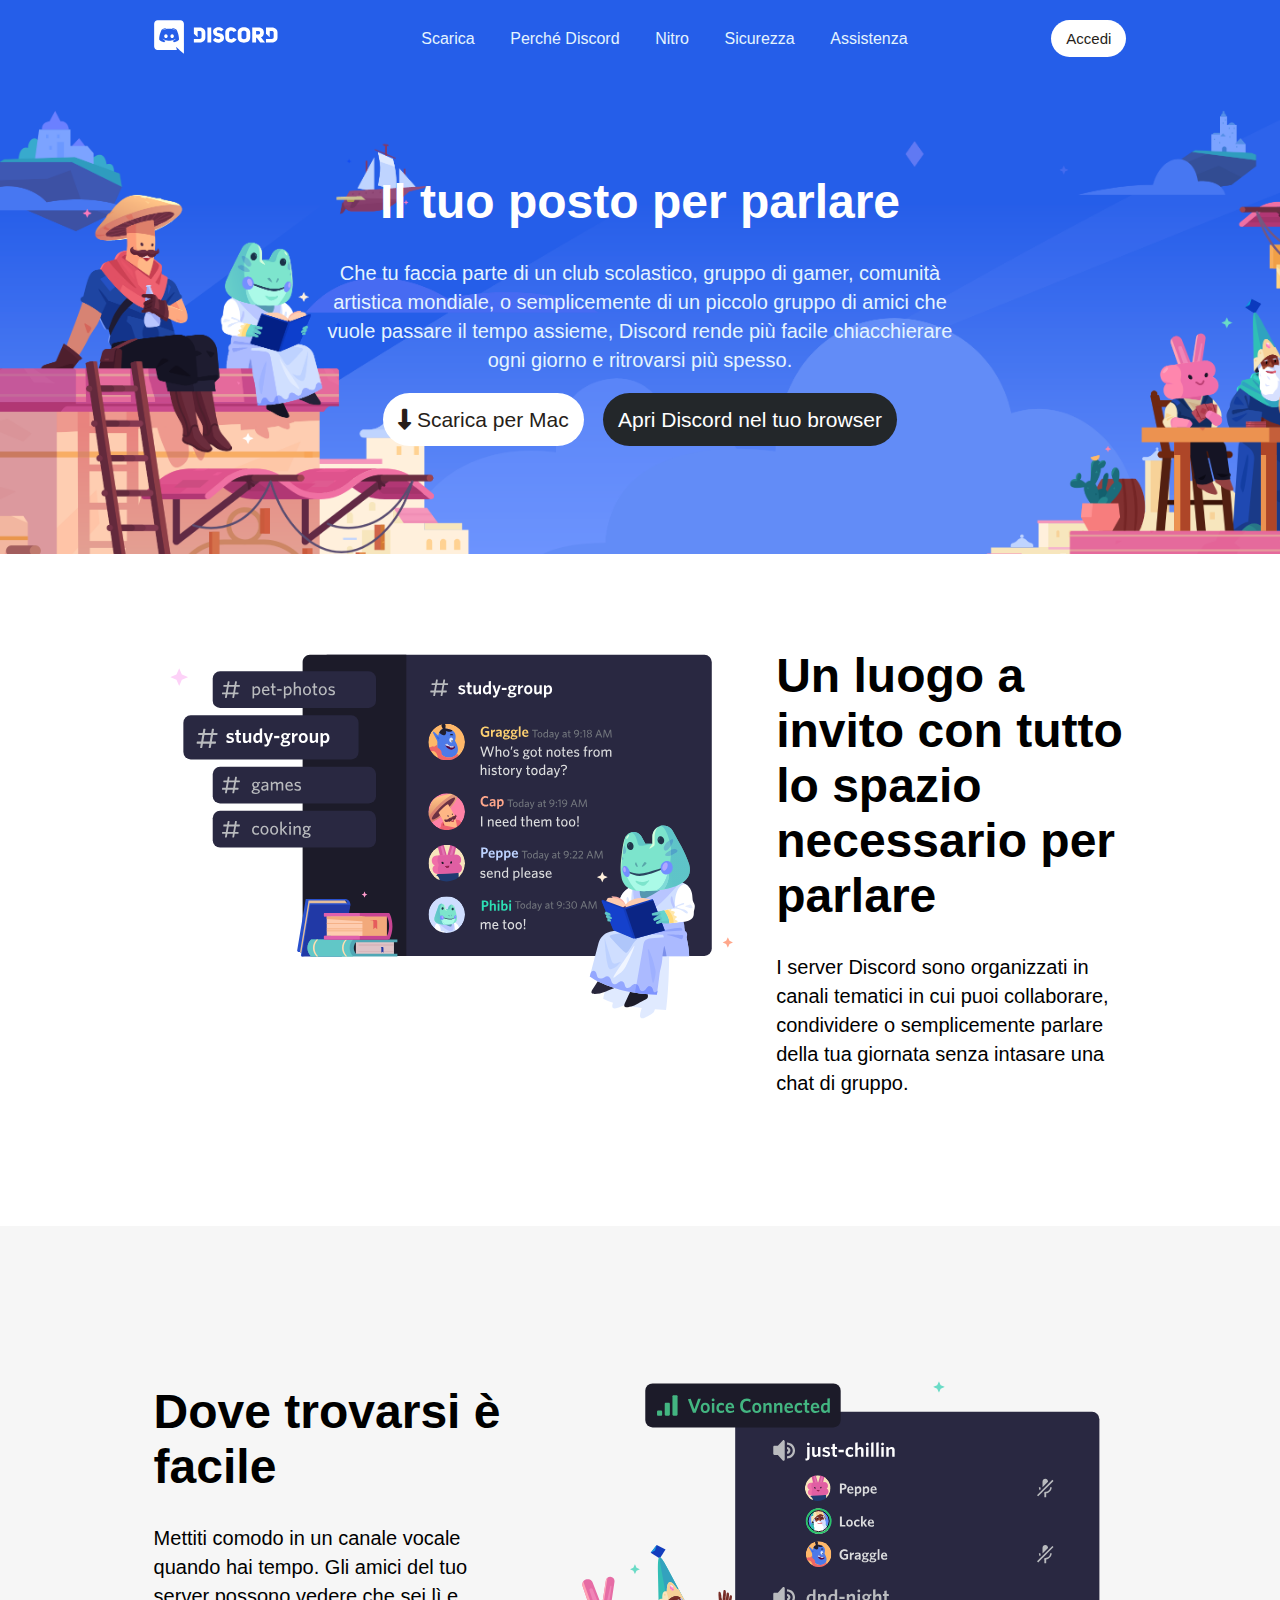
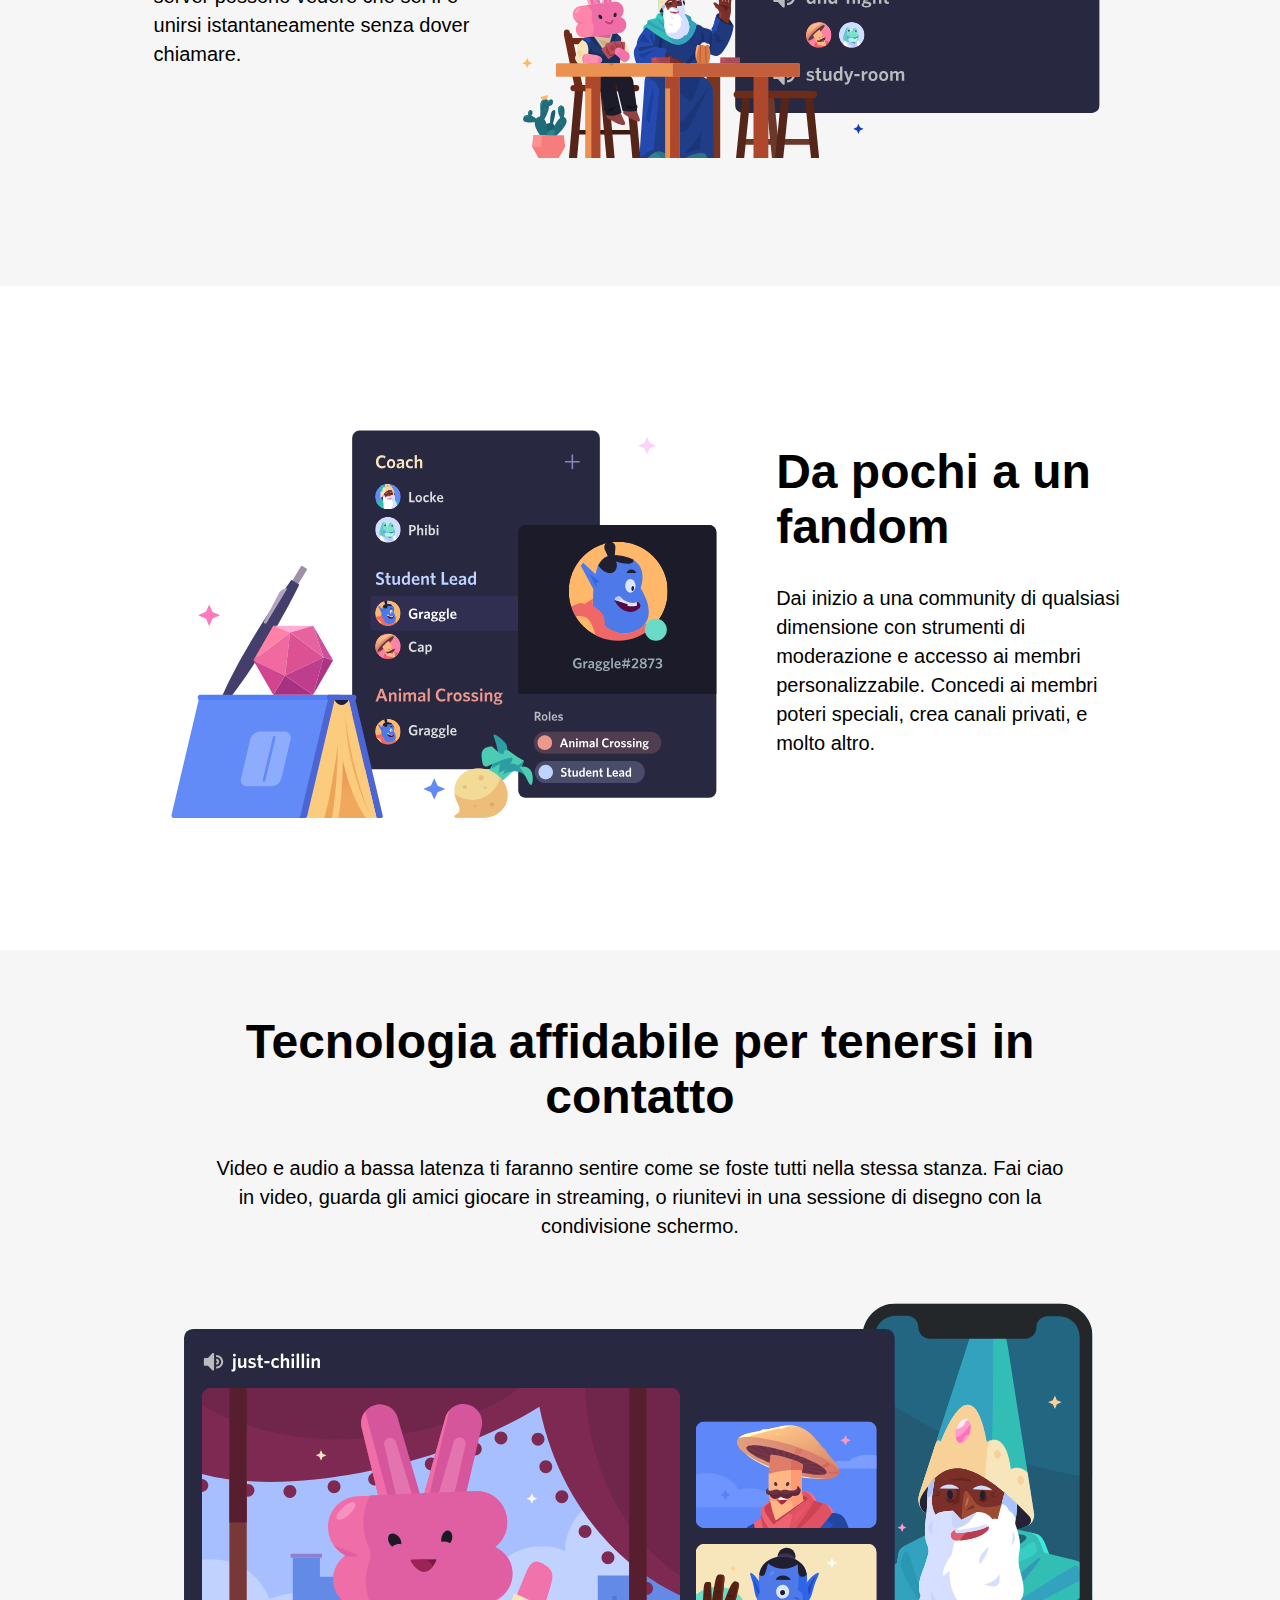
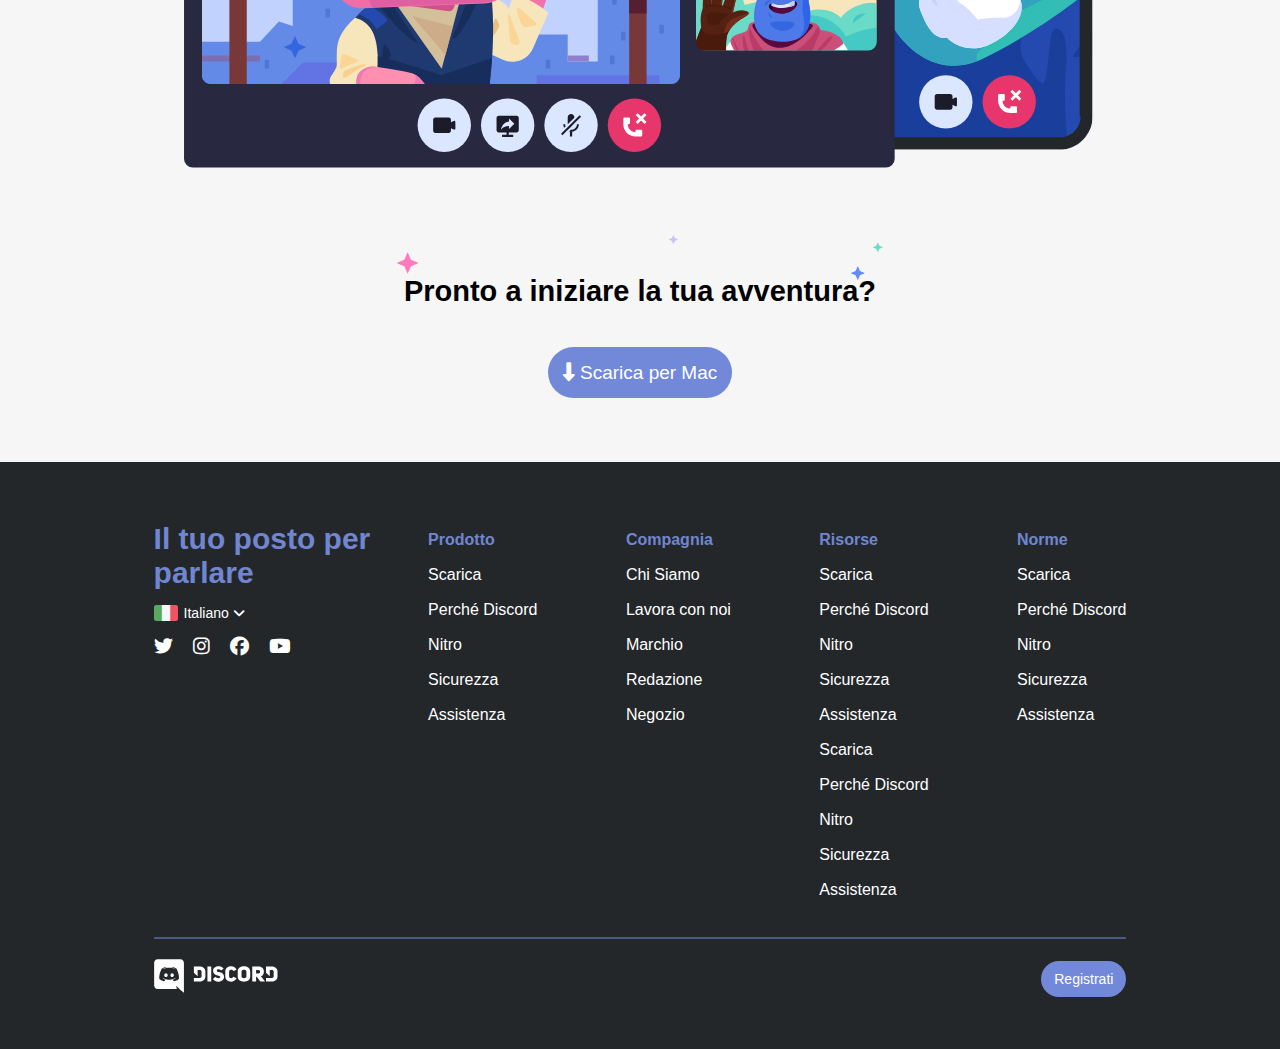
<file: index.html>
<!DOCTYPE html>
<html lang="en">
<head>
    <meta charset="UTF-8">
    <meta http-equiv="X-UA-Compatible" content="IE=edge">
    <meta name="viewport" content="width=device-width, initial-scale=1.0">
    <link rel="stylesheet" href="https://cdnjs.cloudflare.com/ajax/libs/font-awesome/6.2.0/css/all.min.css">
    <link rel="stylesheet" href="css/style.css">
    <title>Discord</title>
</head>
<body>
    <!-- Header -->
    <header>
        
        <div class="container">
            <!-- Nav -->
            <nav class="navbar">
                <!-- Logo -->
                <div class="logo">
                    <a href="#">
                        <img src="img/logo.svg" alt="logo discord">
                    </a>
                </div>

                <!-- Links utili -->
                <div class="header-links">
                    <ul>
                        <li>
                            <a href="#">Scarica</a>
                        </li>
                        <li>
                            <a href="#">Perch&eacute; Discord</a>
                        </li>
                        <li>
                            <a href="#">Nitro</a>
                        </li>
                        <li>
                            <a href="#">Sicurezza</a>
                        </li>
                        <li>
                            <a href="#">Assistenza</a>
                        </li>
                    </ul>
                </div>

                <!-- Bottone accedi -->
                <div class="login-button">
                    <a href="#">Accedi</a>
                </div>
            </nav>


            <div class="main-header">

                <h1>
                    Il tuo posto per parlare
                </h1>

                <p>
                    Che tu faccia parte di un club scolastico, gruppo di gamer, comunit&agrave; artistica mondiale, o semplicemente di un piccolo gruppo di amici che vuole passare il tempo assieme, Discord rende pi&ugrave; facile chiacchierare ogni giorno e ritrovarsi pi&ugrave; spesso.
                </p>

                <div class="header-buttons">
                    <a href="#"><i class="fa-solid fa-down-long"></i> Scarica per Mac</a>
                    <a href="#">Apri Discord nel tuo browser</a>
                </div>

            </div>

        </div>
    
    </header>

    
    <!-- Corpo principale -->
    <main>

        <section class="main-section">
            <div class="container">
                <!-- Parte Immagine -->
                <div class="img-section">
                    <img src="img/item1.svg" alt="immagine sezione 1">
                </div>
                <!-- Parte testo -->
                <div class="text-section">
                    <h2>
                        Un luogo a invito con tutto lo spazio necessario per parlare
                    </h2>

                    <p>
                        I server Discord sono organizzati in canali tematici in cui puoi collaborare, condividere o semplicemente parlare della tua giornata senza intasare una chat di gruppo.
                    </p>
                </div>
            </div>
        </section>

        <section class="main-section">
            <div class="container">
                <!-- Parte Immagine -->
                <div class="img-section">
                    <img src="img/item2.svg" alt="immagine sezione 2">
                </div>
                <!-- Parte testo -->
                <div class="text-section">
                    <h2>
                        Dove trovarsi &egrave; facile
                    </h2>

                    <p>
                        Mettiti comodo in un canale vocale quando hai tempo. Gli amici del tuo server possono vedere che sei l&igrave; e unirsi istantaneamente senza dover chiamare.
                    </p>
                </div>
            </div>
        </section>

        <section class="main-section">
            <div class="container">
                <!-- Parte Immagine -->
                <div class="img-section">
                    <img src="img/item3.svg" alt="immagine sezione 3">
                </div>
                <!-- Parte testo -->
                <div class="text-section">
                    <h2>
                        Da pochi a un fandom
                    </h2>

                    <p>
                        Dai inizio a una community di qualsiasi dimensione con strumenti di moderazione e accesso ai membri personalizzabile. Concedi ai membri poteri speciali, crea canali privati, e molto altro.
                    </p>
                </div>
            </div>
        </section>

        <section class="main-section">
            <div class="container not-flex">
                <!-- Titolo -->
                <h2>
                    Tecnologia affidabile per tenersi in contatto
                </h2>

                <!-- Paragrafo -->
                <p>
                    Video e audio a bassa latenza ti faranno sentire come se foste tutti nella stessa stanza. Fai ciao in video, guarda gli amici giocare in streaming, o riunitevi in una sessione di disegno con la condivisione schermo.
                </p>

                <!-- Immagine -->
                <div>
                    <img src="img/item4-big.svg" alt="immagine sezione 4">
                </div>

                <!-- Titolo secondario -->
                <h3>
                    Pronto a iniziare la tua avventura?
                </h3>
                
                <!-- Bottone  -->
                <div class="button">
                    <a href="#"><i class="fa-solid fa-down-long"></i> Scarica per Mac</a>
                </div>
            </div>
        </section>
    </main>

    <!-- Footer -->
    <footer>
        <div class="container">
            <!-- Parte sopra footer -->
            <div class="top-footer">
                <!-- Parte sinistra con link ai social -->
                <div class="social-links">
                    <h3>
                        Il tuo posto per parlare
                    </h3>

                    <!-- Scelta lingua -->
                    <div class="lang">
                        Italiano <i class="fa-solid fa-angle-down"></i>
                    </div>

                    <!-- Link ai social -->
                    <a href="#">
                        <i class="fa-brands fa-twitter"></i>
                    </a>
                    <a href="#">
                        <i class="fa-brands fa-instagram"></i>
                    </a>
                    <a href="#">
                        <i class="fa-brands fa-facebook"></i>
                    </a>
                    <a href="#">
                        <i class="fa-brands fa-youtube"></i>
                    </a>
                </div>

                <!-- Parte destra con link utili -->
                <div class="footer-links">

                    <ul>
                        <li>
                            Prodotto
                        </li>
                        <li>
                            <a href="#">Scarica</a>
                        </li>
                        <li>
                            <a href="#">Perch&eacute; Discord</a>
                        </li>
                        <li>
                            <a href="#">Nitro</a>
                        </li>
                        <li>
                            <a href="#">Sicurezza</a>
                        </li>
                        <li>
                            <a href="#">Assistenza</a>
                        </li>
                    </ul>
    
                    <ul>
                        <li>
                            Compagnia
                        </li>
                        <li>
                            <a href="#">Chi Siamo</a>
                        </li>
                        <li>
                            <a href="#">Lavora con noi</a>
                        </li>
                        <li>
                            <a href="#">Marchio</a>
                        </li>
                        <li>
                            <a href="#">Redazione</a>
                        </li>
                        <li>
                            <a href="#">Negozio</a>
                        </li>
                    </ul>
    
                    <ul>
                        <li>
                            Risorse
                        </li>
                        <li>
                            <a href="#">Scarica</a>
                        </li>
                        <li>
                            <a href="#">Perch&eacute; Discord</a>
                        </li>
                        <li>
                            <a href="#">Nitro</a>
                        </li>
                        <li>
                            <a href="#">Sicurezza</a>
                        </li>
                        <li>
                            <a href="#">Assistenza</a>
                        </li>
                        <li>
                            <a href="#">Scarica</a>
                        </li>
                        <li>
                            <a href="#">Perch&eacute; Discord</a>
                        </li>
                        <li>
                            <a href="#">Nitro</a>
                        </li>
                        <li>
                            <a href="#">Sicurezza</a>
                        </li>
                        <li>
                            <a href="#">Assistenza</a>
                        </li>
                    </ul>
    
                    <ul>
                        <li>
                            Norme
                        </li>
                        <li>
                            <a href="#">Scarica</a>
                        </li>
                        <li>
                            <a href="#">Perch&eacute; Discord</a>
                        </li>
                        <li>
                            <a href="#">Nitro</a>
                        </li>
                        <li>
                            <a href="#">Sicurezza</a>
                        </li>
                        <li>
                            <a href="#">Assistenza</a>
                        </li>
                    </ul>
                </div>
        
            </div>

            <!-- Parte sotto footer -->
            <div class="bottom-footer">
                <!-- Logo -->
                <div class="logo">
                    <img src="img/logo.svg" alt="logo discord">
                </div>

                <!-- Bottone registrati -->
                <div class="signin-button">
                    <a href="#">Registrati</a>
                </div>
            </div>
        </div>
    </footer>

</body>
</html>
</file>
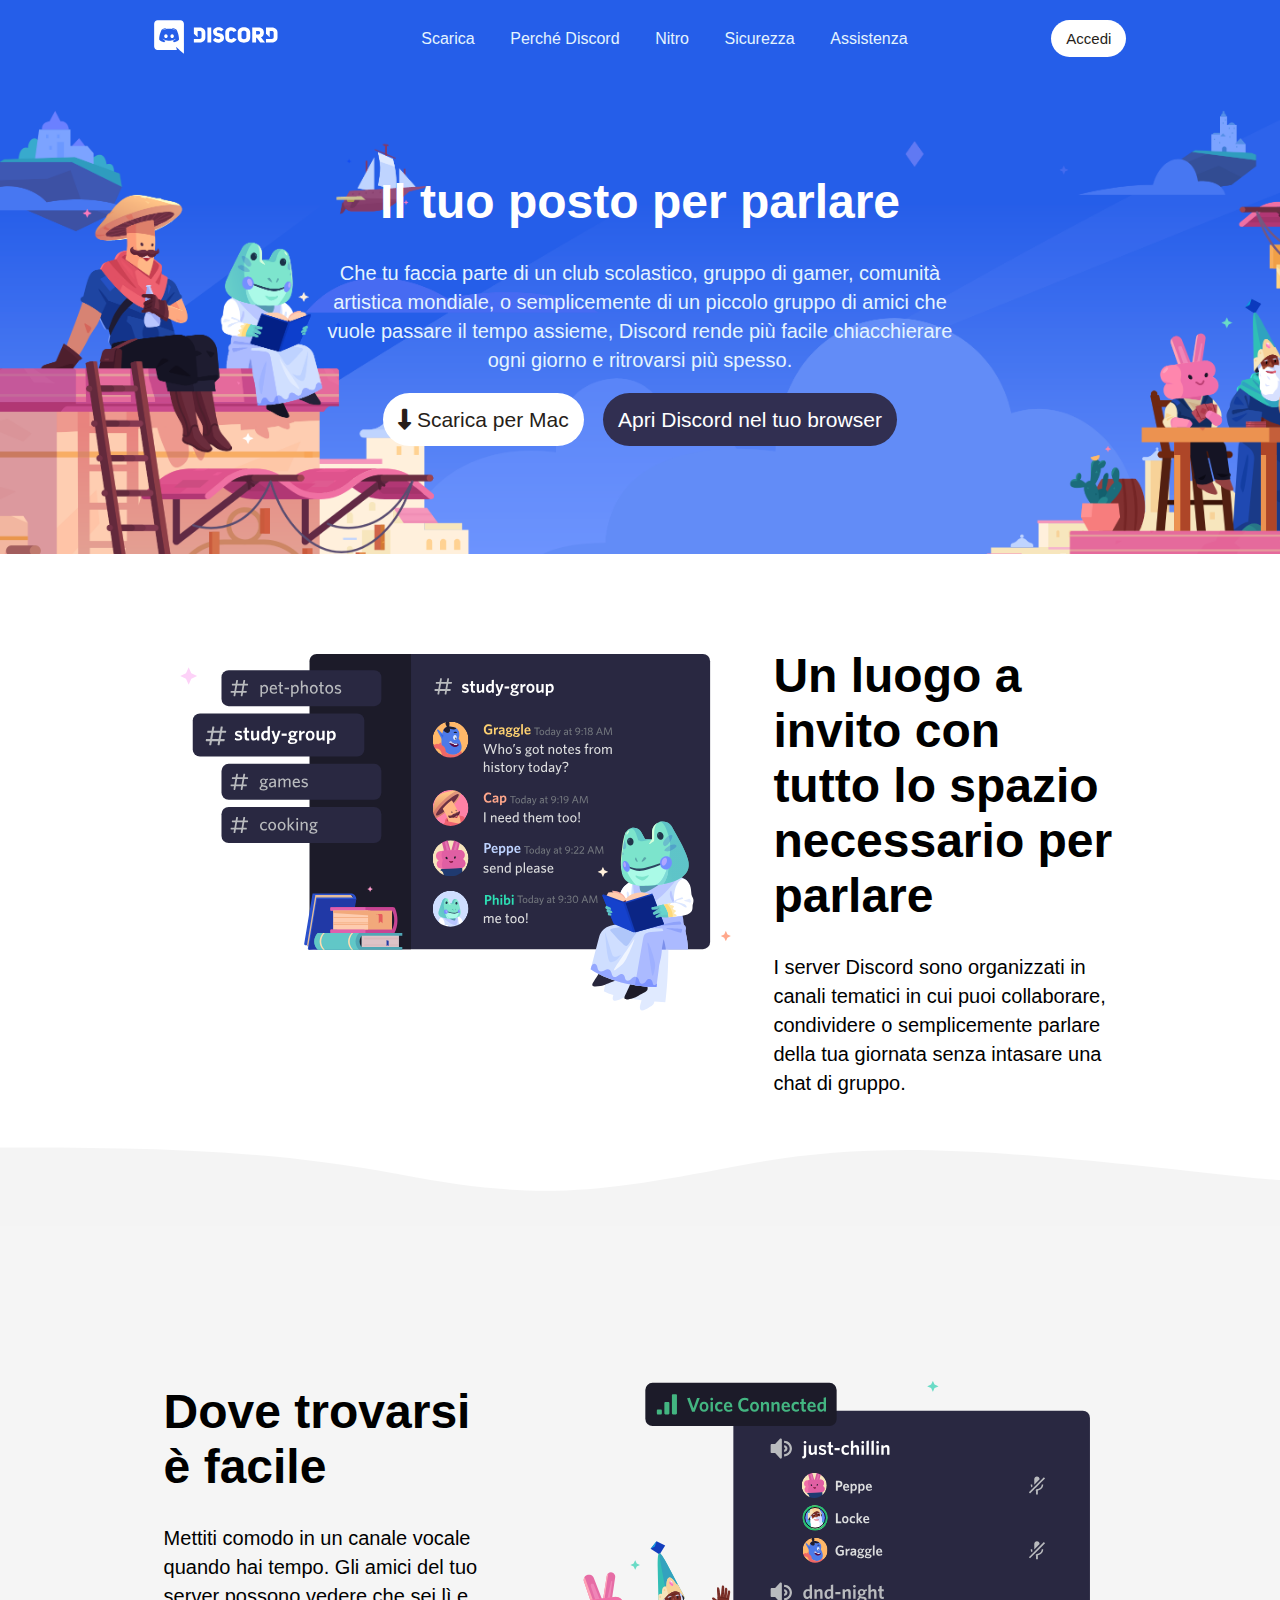
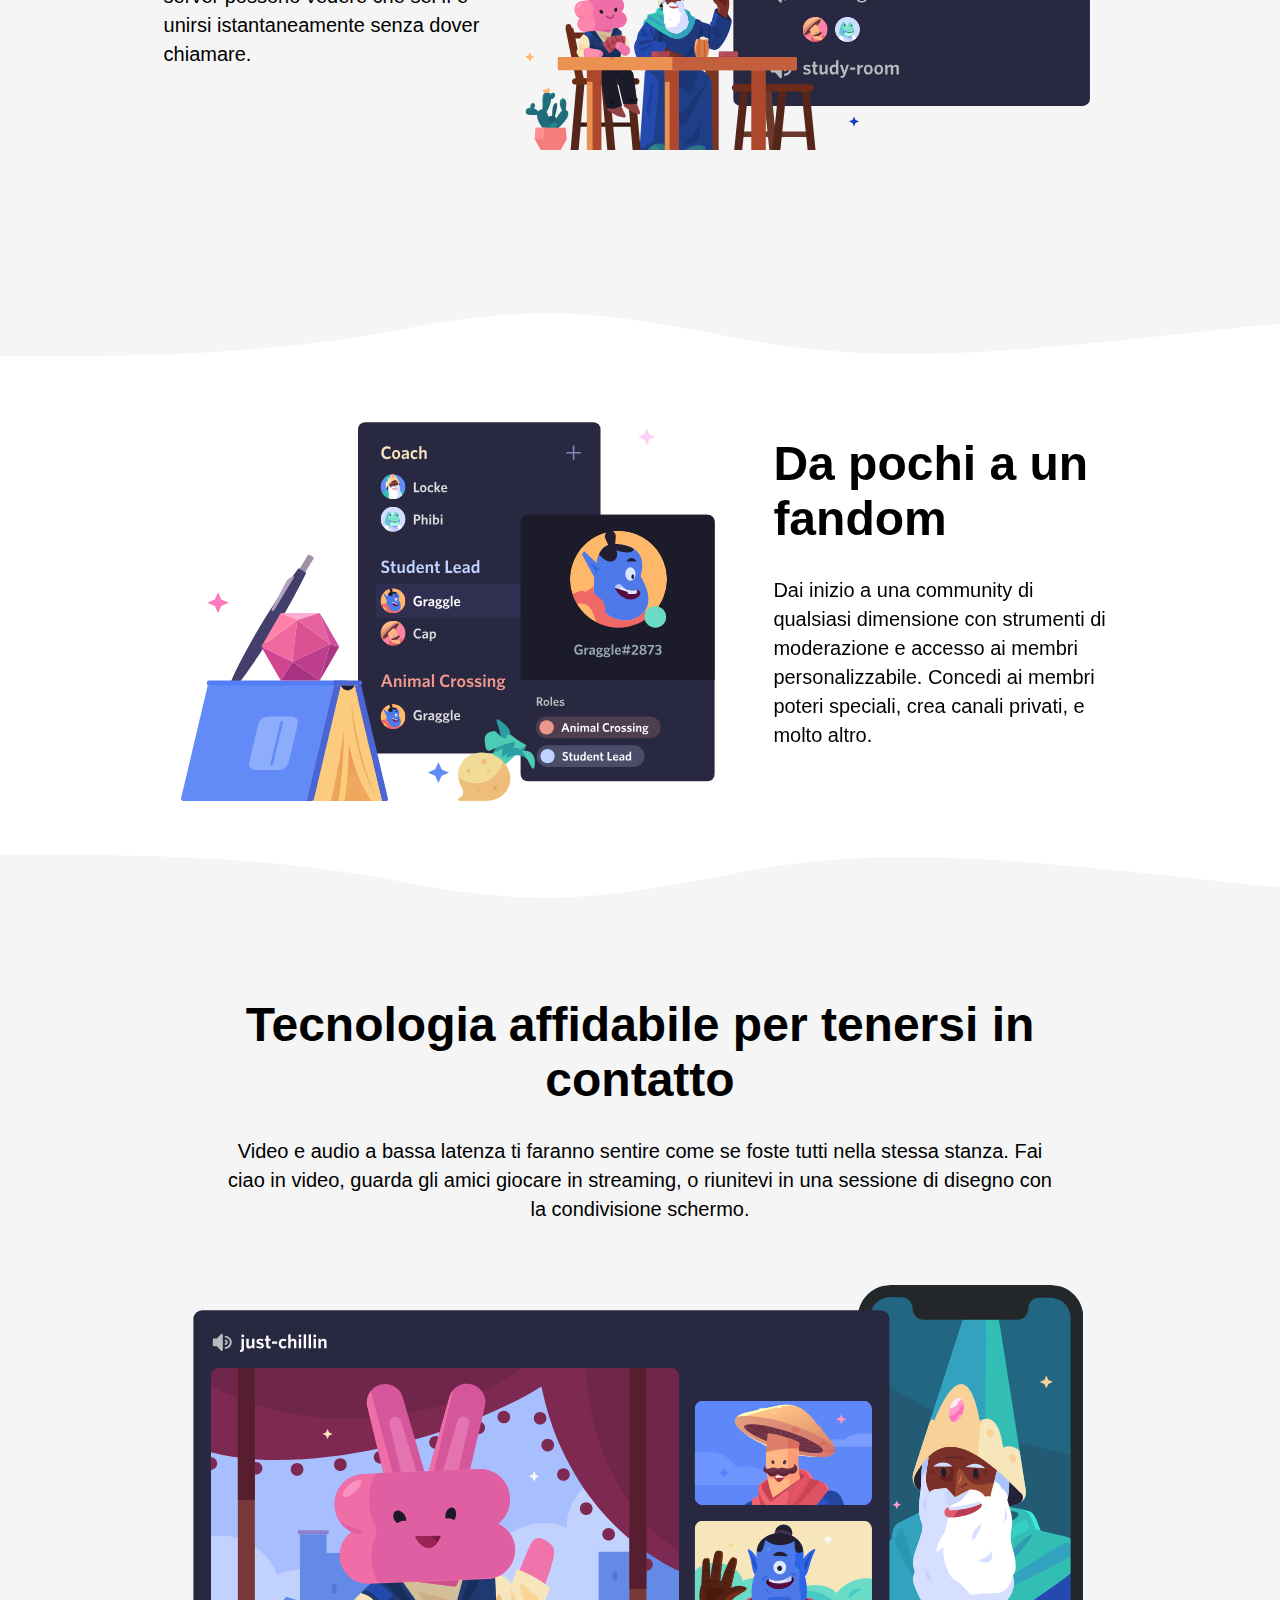
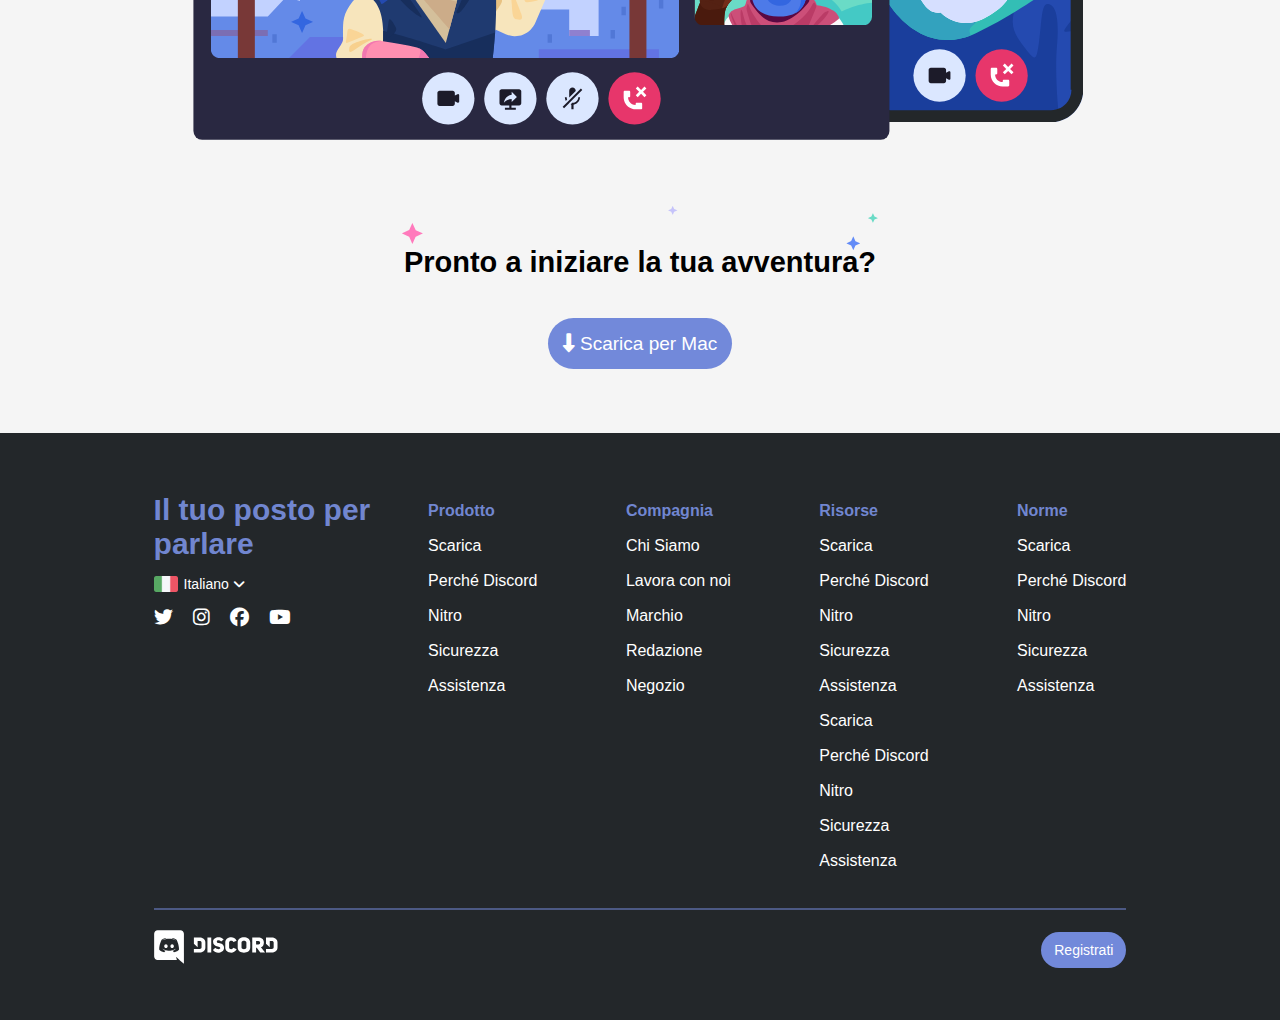
<file: bonus/index.html>
<!DOCTYPE html>
<html lang="en">
<head>
    <meta charset="UTF-8">
    <meta http-equiv="X-UA-Compatible" content="IE=edge">
    <meta name="viewport" content="width=device-width, initial-scale=1.0">
    <link rel="stylesheet" href="https://cdnjs.cloudflare.com/ajax/libs/font-awesome/6.2.0/css/all.min.css">
    <link rel="stylesheet" href="css/style.css">
    <title>Discord</title>
</head>
<body>
    <!-- Header -->
    <header>
        
        <div class="container">
            <!-- Nav -->
            <nav class="navbar">
                <!-- Logo -->
                <div class="logo">
                    <a href="#">
                        <img src="../img/logo.svg" alt="logo discord">
                    </a>
                </div>

                <!-- Links utili -->
                <div class="header-links">
                    <ul>
                        <li>
                            <a href="#">Scarica</a>
                        </li>
                        <li>
                            <a href="#">Perch&eacute; Discord</a>
                        </li>
                        <li>
                            <a href="#">Nitro</a>
                        </li>
                        <li>
                            <a href="#">Sicurezza</a>
                        </li>
                        <li>
                            <a href="#">Assistenza</a>
                        </li>
                    </ul>
                </div>

                <!-- Bottone accedi -->
                <div class="login-button">
                    <a href="#">Accedi</a>
                </div>
            </nav>


            <div class="main-header">

                <h1>
                    Il tuo posto per parlare
                </h1>

                <p>
                    Che tu faccia parte di un club scolastico, gruppo di gamer, comunit&agrave; artistica mondiale, o semplicemente di un piccolo gruppo di amici che vuole passare il tempo assieme, Discord rende pi&ugrave; facile chiacchierare ogni giorno e ritrovarsi pi&ugrave; spesso.
                </p>

                <div class="header-buttons">
                    <a href="#"><i class="fa-solid fa-down-long"></i> Scarica per Mac</a>
                    <a href="#">Apri Discord nel tuo browser</a>
                </div>

            </div>

        </div>
    
    </header>

    
    <!-- Corpo principale -->
    <main>

        <section class="main-section">
            <div class="container">
                <!-- Parte Immagine -->
                <div class="img-section">
                    <img src="../img/item1.svg" alt="immagine sezione 1">
                </div>
                <!-- Parte testo -->
                <div class="text-section">
                    <h2>
                        Un luogo a invito con tutto lo spazio necessario per parlare
                    </h2>

                    <p>
                        I server Discord sono organizzati in canali tematici in cui puoi collaborare, condividere o semplicemente parlare della tua giornata senza intasare una chat di gruppo.
                    </p>
                </div>
            </div>
        </section>

        <section class="main-section">
            <div class="container">
                <!-- Parte Immagine -->
                <div class="img-section">
                    <img src="../img/item2.svg" alt="immagine sezione 2">
                </div>
                <!-- Parte testo -->
                <div class="text-section">
                    <h2>
                        Dove trovarsi &egrave; facile
                    </h2>

                    <p>
                        Mettiti comodo in un canale vocale quando hai tempo. Gli amici del tuo server possono vedere che sei l&igrave; e unirsi istantaneamente senza dover chiamare.
                    </p>
                </div>
            </div>
        </section>

        <section class="main-section">
            <div class="container">
                <!-- Parte Immagine -->
                <div class="img-section">
                    <img src="../img/item3.svg" alt="immagine sezione 3">
                </div>
                <!-- Parte testo -->
                <div class="text-section">
                    <h2>
                        Da pochi a un fandom
                    </h2>

                    <p>
                        Dai inizio a una community di qualsiasi dimensione con strumenti di moderazione e accesso ai membri personalizzabile. Concedi ai membri poteri speciali, crea canali privati, e molto altro.
                    </p>
                </div>
            </div>
        </section>

        <section class="main-section">
            <div class="container not-flex">
                <!-- Titolo -->
                <h2>
                    Tecnologia affidabile per tenersi in contatto
                </h2>

                <!-- Paragrafo -->
                <p>
                    Video e audio a bassa latenza ti faranno sentire come se foste tutti nella stessa stanza. Fai ciao in video, guarda gli amici giocare in streaming, o riunitevi in una sessione di disegno con la condivisione schermo.
                </p>

                <!-- Immagine -->
                <div>
                    <img src="../img/item4-big.svg" alt="immagine sezione 4">
                </div>

                <!-- Titolo secondario -->
                <h3>
                    Pronto a iniziare la tua avventura?
                </h3>
                
                <!-- Bottone  -->
                <div class="button">
                    <a href="#"><i class="fa-solid fa-down-long"></i> Scarica per Mac</a>
                </div>
            </div>
        </section>
    </main>

    <!-- Footer -->
    <footer>
        <div class="container">
            <!-- Parte sopra footer -->
            <div class="top-footer">
                <!-- Parte sinistra con link ai social -->
                <div class="social-links">
                    <h3>
                        Il tuo posto per parlare
                    </h3>

                    <!-- Scelta lingua -->
                    <div class="lang">
                        Italiano <i class="fa-solid fa-angle-down"></i>
                    </div>

                    <!-- Link ai social -->
                    <a href="#">
                        <i class="fa-brands fa-twitter"></i>
                    </a>
                    <a href="#">
                        <i class="fa-brands fa-instagram"></i>
                    </a>
                    <a href="#">
                        <i class="fa-brands fa-facebook"></i>
                    </a>
                    <a href="#">
                        <i class="fa-brands fa-youtube"></i>
                    </a>
                </div>

                <!-- Parte destra con link utili -->
                <div class="footer-links">

                    <ul>
                        <li>
                            Prodotto
                        </li>
                        <li>
                            <a href="#">Scarica</a>
                        </li>
                        <li>
                            <a href="#">Perch&eacute; Discord</a>
                        </li>
                        <li>
                            <a href="#">Nitro</a>
                        </li>
                        <li>
                            <a href="#">Sicurezza</a>
                        </li>
                        <li>
                            <a href="#">Assistenza</a>
                        </li>
                    </ul>
    
                    <ul>
                        <li>
                            Compagnia
                        </li>
                        <li>
                            <a href="#">Chi Siamo</a>
                        </li>
                        <li>
                            <a href="#">Lavora con noi</a>
                        </li>
                        <li>
                            <a href="#">Marchio</a>
                        </li>
                        <li>
                            <a href="#">Redazione</a>
                        </li>
                        <li>
                            <a href="#">Negozio</a>
                        </li>
                    </ul>
    
                    <ul>
                        <li>
                            Risorse
                        </li>
                        <li>
                            <a href="#">Scarica</a>
                        </li>
                        <li>
                            <a href="#">Perch&eacute; Discord</a>
                        </li>
                        <li>
                            <a href="#">Nitro</a>
                        </li>
                        <li>
                            <a href="#">Sicurezza</a>
                        </li>
                        <li>
                            <a href="#">Assistenza</a>
                        </li>
                        <li>
                            <a href="#">Scarica</a>
                        </li>
                        <li>
                            <a href="#">Perch&eacute; Discord</a>
                        </li>
                        <li>
                            <a href="#">Nitro</a>
                        </li>
                        <li>
                            <a href="#">Sicurezza</a>
                        </li>
                        <li>
                            <a href="#">Assistenza</a>
                        </li>
                    </ul>
    
                    <ul>
                        <li>
                            Norme
                        </li>
                        <li>
                            <a href="#">Scarica</a>
                        </li>
                        <li>
                            <a href="#">Perch&eacute; Discord</a>
                        </li>
                        <li>
                            <a href="#">Nitro</a>
                        </li>
                        <li>
                            <a href="#">Sicurezza</a>
                        </li>
                        <li>
                            <a href="#">Assistenza</a>
                        </li>
                    </ul>
                </div>
        
            </div>

            <!-- Parte sotto footer -->
            <div class="bottom-footer">
                <!-- Logo -->
                <div class="logo">
                    <img src="../img/logo.svg" alt="logo discord">
                </div>

                <!-- Bottone registrati -->
                <div class="signin-button">
                    <a href="#">Registrati</a>
                </div>
            </div>
        </div>
    </footer>

</body>
</html>
</file>
<file: css/style.css>
* {
    margin: 0;
    padding: 0;
    box-sizing: border-box;
}

body {
    font-family: Whitney, 'Helvetica Neue', Helvetica, Arial, sans-serif;
}

/* Container */
.container {
    width: 76%;
    margin: 0 auto;
}

/* Header */
header {
    background-image: url('../img/jumbo.png');
    background-position: left 40px; 
    background-repeat: no-repeat;
    background-size: cover;
    background-color: #255EE9;
    color: #E4F4FE;
}

/* Titolo header */
header h1 {
    color: #fff;
    font-size: 48px;
}

/* Scritte link header */
header a {
    color: #E4F4FE;
    text-decoration: none;
}

/* Paragrafo header */
header p {
    padding: 30px 0 20px 0;
    line-height: 29px; 
    font-size: 20px;
}

/* Navbar */
.navbar {
    display: flex;
    justify-content: space-between;
    line-height: 36px;
    padding-top: 20px;
    min-width: 76%;
}

/* Link navbar */
.navbar a {
    vertical-align: middle;
}

.header-links {
    min-width: 50%;
} 

.header-links ul {
    display: flex; 
    justify-content: space-between;
    list-style-type: none;
}

/* Bottone accedi */
.login-button a {
    background-color: #fff;
    padding: 10px 15px;
    border-radius: 50px;
    font-size: 15px;
    color: #271E19;
}

/* Contenuto header */
.main-header {
    text-align: center;
    width: 67%;
    margin: 0 auto;
    padding: 11% 0; 
}

/* Bottoni parte centrale header */
.header-buttons {
    min-height: 50px; 
    line-height: 50px;
}

.header-buttons a {
    padding: 15px;
    border-radius: 50px;
    font-size: 21px;
    background-color: #fff; 
    color: #271E19;
}

.header-buttons a:last-of-type {
    background-color: #23272A; 
    color: #fff;
    margin-left: 15px;
}

/* Sezioni - contenuto principale */
.main-section:nth-child(even) > .container {
    flex-direction: row-reverse;
}

.main-section img {
    max-width: 100%;
}

.main-section:nth-child(2) .img-section img {
    display: block; 
    margin-left: auto;
}

.main-section:nth-child(even) {
    background-color: #F6F6F6;
}


.main-section:nth-child(1) {
    padding: 5% 0 10% 0;
}

.main-section {
    padding: 10% 0;
}

.main-section:nth-child(4) {
    padding: 5% 0;
}

.main-section > .container:not(.not-flex) {
    display: flex;
}

.main-section > .container.not-flex {
    text-align: center;
}

.main-section > .container:not(.not-flex) > .img-section {
    width: 64%;
}

.main-section > .container:not(.not-flex) > .text-section {
    width: 36%;
    padding-top: 30px;
}

.main-section > .container.not-flex img {
    width: 100%;
}

.main-section > .container p {
    font-size: 20px;
    line-height: 29px;
    padding-top: 30px;
}

.main-section > .container.not-flex p {
    width: 88%;
    margin: 0 auto;
}

/* Scritte link main */
.main-section a {
    text-decoration: none;
}

/* Titoli main */
.main-section h2 {
    font-size: 48px;
}

/* h3 sezione 4 */
.main-section h3 {
    font-size: 29px;
    background-image: url('../img/stars.svg');
    background-position: top center;
    background-repeat: no-repeat;
    background-size: 50%;
    padding: 40px 0px;
}

/* Bottone main - sezione 4 */
.main-section .button {
    height: 50px;
    line-height: 50px;
}

.main-section .button a {
    background-color: #7289DA;
    color: #fff;
    border-radius: 50px;
    padding: 15px;
    font-size: 19px;
}

/* Footer */
footer {
    background-color: #23272A;
    color: #7186D0;
}

footer .container {
    padding: 60px 0 50px 0;
}

footer a {
    text-decoration: none;
    color: #fff;
}

.top-footer {
    padding-bottom: 30px;
}

.footer-links ul {
    list-style-type: none;
    line-height: 35px;
}

.footer-links ul li:first-child {
    font-weight: bold;
}

.top-footer, .bottom-footer {
    display: flex;
    justify-content: space-between;
}

.top-footer .social-links h3 {
    font-size: 30px;
}

/* Scritta italiano */
.lang {
    margin: 15px 0;
    color: #fff;
    height: 30px;
    background-image: url('../img/ita.png');
    background-position: left center;
    background-repeat: no-repeat;
    background-size: contain;
    padding-left: 30px;
    height: 16px;
    font-size: 14px;
}

.top-footer .social-links a {
    margin-right: 15px;
    font-size: 19px;
}

.top-footer .social-links a:last-of-type {
    margin-right: 0;
}

.top-footer .footer-links {
    display: flex;
    justify-content: space-between;
    width: 85%;
}

.bottom-footer {
    border-top: solid 2px #4C5984;
    padding-top: 20px;
}

.bottom-footer .signin-button {
    height: 40px;
    line-height: 40px;
}

.bottom-footer .signin-button a {
    background-color: #7289DA;
    color: #fff;
    border-radius: 50px;
    padding: 10px 13px;
    font-size: 14px;
}
</file>
<file: bonus/css/style.css>
* {
    margin: 0;
    padding: 0;
    box-sizing: border-box;
}

body {
    font-family: Whitney, 'Helvetica Neue', Helvetica, Arial, sans-serif;
}

/* Container */
.container {
    width: 76%;
    margin: 0 auto;
}

/* Header */
header {
    background-image: url('../../img/jumbo.png');
    background-position: left 40px; 
    background-repeat: no-repeat;
    background-size: cover;
    background-color: #255EE9;
    color: #E4F4FE;
}

/* Titolo header */
header h1 {
    color: #fff;
    font-size: 48px;
}

/* Scritte link header */
header a {
    color: #E4F4FE;
    text-decoration: none;
}

/* Paragrafo header */
header p {
    padding: 30px 0 20px 0;
    line-height: 29px; 
    font-size: 20px;
}

/* Navbar */
.navbar {
    display: flex;
    justify-content: space-between;
    line-height: 36px;
    padding-top: 20px;
    min-width: 76%;
}

/* Link navbar */
.navbar a {
    vertical-align: middle;
}

.header-links {
    min-width: 50%;
} 

.header-links ul {
    display: flex; 
    justify-content: space-between;
    list-style-type: none;
}

.header-links li {
    flex-wrap: wrap;
}

.header-links li a:hover {
    color: #133279;
}

/* Bottone accedi */
.login-button a {
    background-color: #fff;
    padding: 10px 15px;
    border-radius: 50px;
    font-size: 15px;
    color: #271E19;
}

.login-button a:hover {
    background-color: #2342A8;
    color: #fff;
}

/* Contenuto header */
.main-header {
    text-align: center;
    width: 67%;
    margin: 0 auto;
    padding: 11% 0; 
}

/* Bottoni parte centrale header */
.header-buttons {
    min-height: 50px; 
    line-height: 50px;
}

.header-buttons a {
    padding: 15px;
    border-radius: 50px;
    font-size: 21px;
    background-color: #fff; 
    color: #271E19;
}

.header-buttons a:hover {
    background-color: #2342A8; 
    color: #fff; 
    box-shadow: 0 2px 2px #000;
}

.header-buttons a:last-of-type {
    background-color: #312F51; 
    color: #fff;
    margin-left: 15px;
}

.header-buttons a:last-of-type:hover {
    color: #fff;
    background-color: #1C1B29;
    box-shadow: 0 2px 2px #312F51;
}

/* Sezioni - contenuto principale */
.main-section {
    position: relative;
}

/* Waves */
.main-section:nth-child(even)::before, .main-section:nth-child(2)::after {
    content: '';
    background-image: url('../../img/wave.svg');
    background-repeat: no-repeat; 
    width: 100%;
    opacity: 0.04;
    height: 80px;
    position: absolute;
} 

.main-section:nth-child(even)::before {
    top: -80px;
}

.main-section:nth-child(2)::after {
    bottom: -80px;
    transform: rotateX(180deg);
}  

.main-section:nth-child(even) > .container {
    flex-direction: row-reverse;
}

.main-section img {
    max-width: 100%;
}

.main-section:nth-child(2) .img-section img {
    display: block; 
    margin-left: auto;
}

.main-section:nth-child(even) {
    background-color: #F5F5F5;
} 

.main-section:nth-child(1) {
    padding: 5% 0 10% 0;
}

.main-section {
    padding: 10% 0;
}

.main-section:nth-child(4) {
    padding: 5% 0;
}

.main-section > .container {
     padding: 0 10px; 
} 

.main-section > .container:not(.not-flex) {
    display: flex;
}

.main-section > .container.not-flex {
    text-align: center;
}

.main-section > .container:not(.not-flex) > .img-section {
    width: 64%;
}

.main-section > .container:not(.not-flex) > .text-section {
    width: 36%;
    padding-top: 30px;
}

.main-section > .container.not-flex img {
    width: 100%;
}

.main-section > .container p {
    font-size: 20px;
    line-height: 29px;
    padding-top: 30px;
}

.main-section > .container.not-flex p {
    width: 88%;
    margin: 0 auto;
}

/* Scritte link main */
.main-section a {
    text-decoration: none;
}

/* Titoli main */
.main-section h2 {
    font-size: 48px;
}

/* h3 sezione 4 */
.main-section h3 {
    font-size: 29px;
    background-image: url('../../img/stars.svg');
    background-position: top center;
    background-repeat: no-repeat;
    background-size: 50%;
    padding: 40px 0px;
}

/* Bottone main - sezione 4 */
.main-section .button {
    height: 50px;
    line-height: 50px;
}

.main-section .button a {
    background-color: #7289DA;
    color: #fff;
    border-radius: 50px;
    padding: 15px;
    font-size: 19px;
}

.main-section .button a:hover {
    background-color: #4D7AE8;
}

/* Footer */
footer {
    background-color: #23272A;
    color: #7186D0;
}

footer .container {
    padding: 60px 0 50px 0;
}

footer a {
    text-decoration: none;
    color: #fff;
}

.top-footer {
    padding-bottom: 30px;
}

.footer-links ul {
    list-style-type: none;
    line-height: 35px;
}

.footer-links ul li:first-child {
    font-weight: bold;
}

.top-footer, .bottom-footer {
    display: flex;
    justify-content: space-between;
}

.top-footer .social-links h3 {
    font-size: 30px;
}

/* Scritta italiano */
.lang {
    margin: 15px 0;
    color: #fff;
    height: 30px;
    background-image: url('../../img/ita.png');
    background-position: left center;
    background-repeat: no-repeat;
    background-size: contain;
    padding-left: 30px;
    height: 16px;
    font-size: 14px;
}


.top-footer .social-links a {
    margin-right: 15px;
    font-size: 19px;
}

.top-footer .social-links a:last-of-type {
    margin-right: 0;
}

.top-footer a:hover {
    color: #C2D2FF;
}

.top-footer .footer-links {
    display: flex;
    justify-content: space-between;
    width: 85%;
}

.bottom-footer {
    border-top: solid 2px #4C5984;
    padding-top: 20px;
}

.bottom-footer .signin-button {
    height: 40px;
    line-height: 40px;
}

.bottom-footer .signin-button a {
    background-color: #7289DA;
    color: #fff;
    border-radius: 50px;
    padding: 10px 13px;
    font-size: 14px;
}

.bottom-footer .signin-button a:hover {
    background-color: #4D7AE8;
}
</file>
